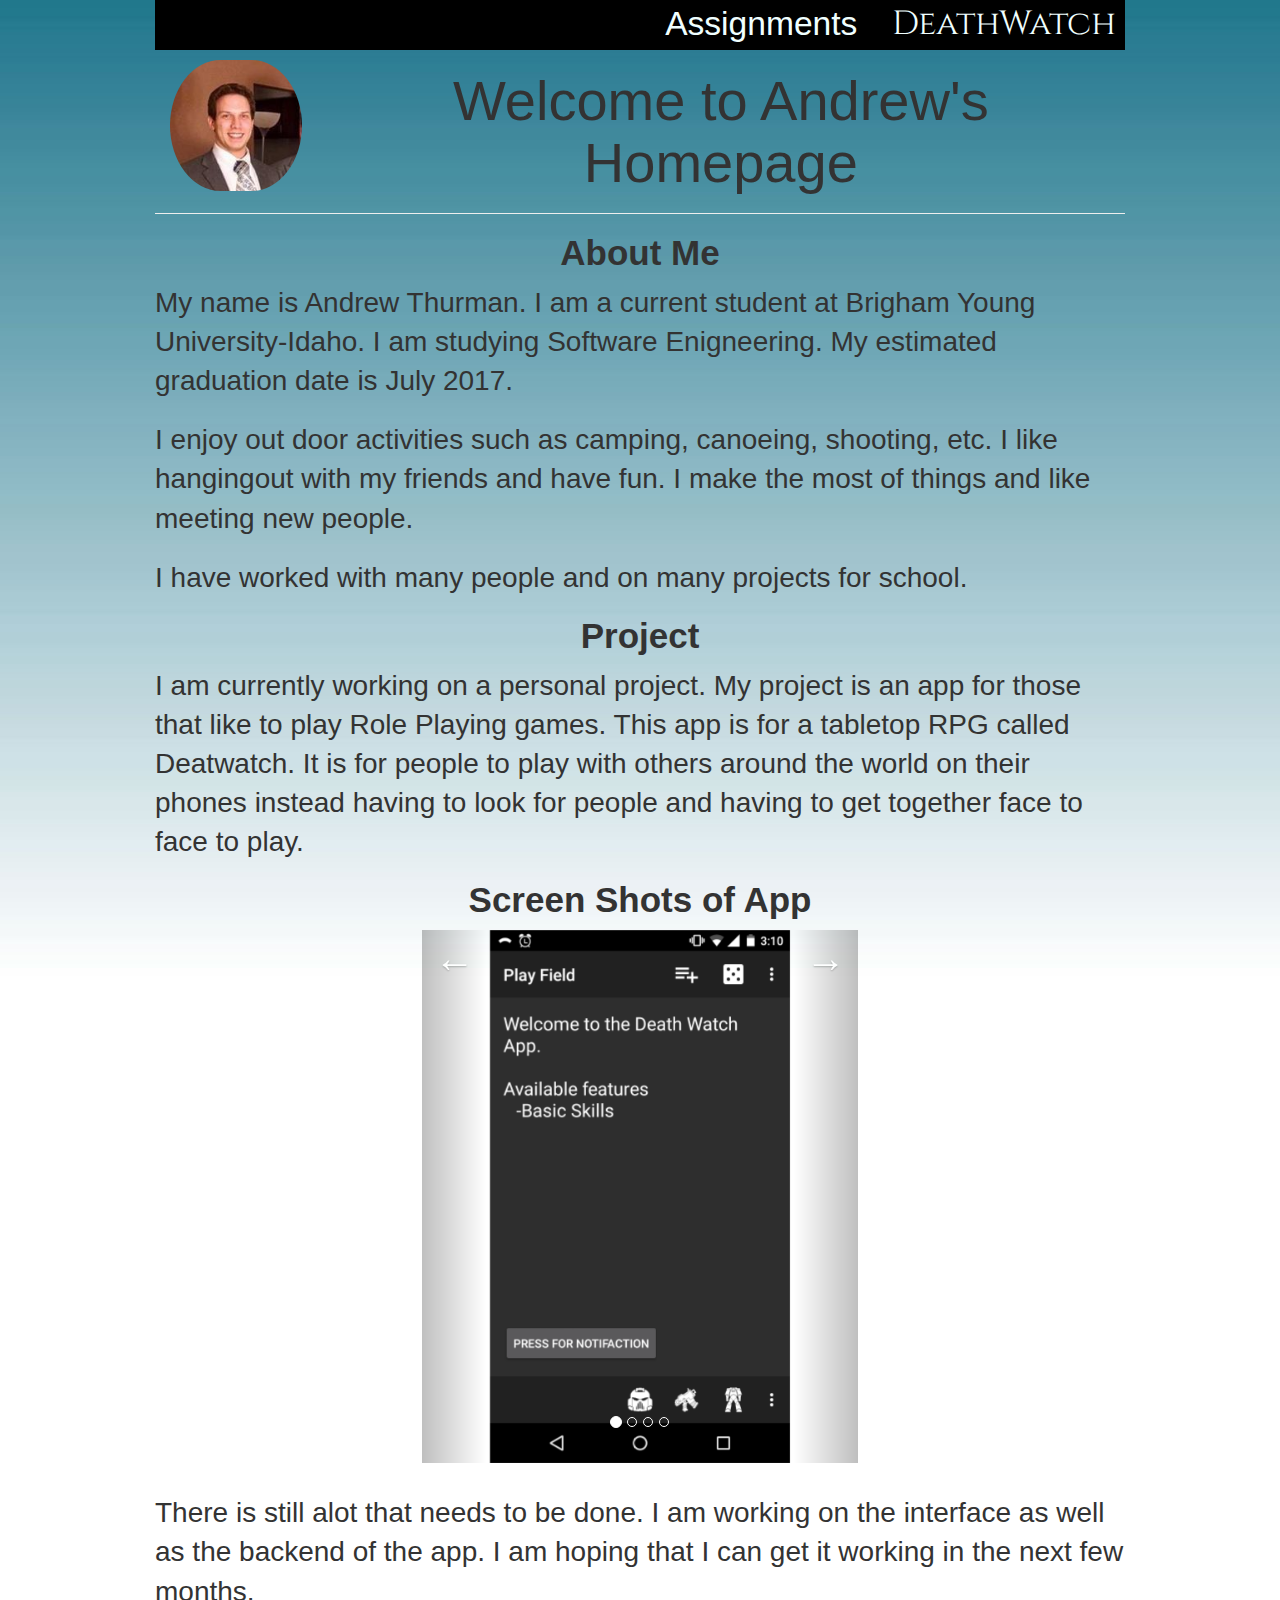
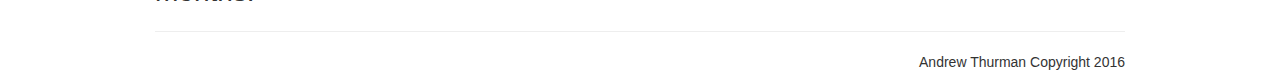
<file: index.html>
<!DOCTYPE html>
<html>
    <head>
        <title>Home Page</title>
        <link rel="stylesheet" type="text/css" href="/css/bootstrap.min.css">
        <link rel="stylesheet" type="text/css" href="/css/style.css">
        <link href='https://fonts.googleapis.com/css?family=Cinzel' rel='stylesheet' type='text/css'>
        <script src="https://ajax.googleapis.com/ajax/libs/jquery/1.12.2/jquery.min.js"></script>
        <script src="/js/bootstrap.min.js"></script>
    </head>
    
    <body>
        <header>
            <div id="topBar">
                <a class="lead" href="assignments/index.html">Assignments</a>
                <a id="sL" href="deathwatch/index.html">DeathWatch</a>
            </div>
            <img class="col-md-2" id="me" src="/images/me.jpg">
            <h1>Welcome to Andrew's Homepage</h1>
            <hr>
        </header>
        
        <main>
            <div id="Content">
                <h2>About Me</h2>
                <p class="lead">My name is Andrew Thurman. I am a current student at Brigham Young University-Idaho.
                    I am studying Software Enigneering. My estimated graduation date is July 2017.
                </p>
                     
                <p class="lead">I enjoy out door activities such as camping, canoeing, shooting, etc.
                    I like hangingout with my friends and have fun. I make the most of things and like
                    meeting new people.
                </p>
                
                <p class="lead">
                   I have worked with many people and on many projects for school. 
                </p>
                
                <h2>Project</h2>
                
                <p class="lead">
                    I am currently working on a personal project. My project is an app for those that like to play Role Playing games.
                    This app is for a tabletop RPG called Deatwatch. 
                    It is for people to play with others around the world on their phones instead having to look
                    for people and having to get together face to face to play. 
                </p>
                
                <h2>Screen Shots of App</h2>
                <div id="myCarousel" class="carousel slide" data-ride="carousel">
                <!-- Indicators -->
                    <ol class="carousel-indicators">
                      <li data-target="#myCarousel" data-slide-to="0" class="active"></li>
                      <li data-target="#myCarousel" data-slide-to="1"></li>
                      <li data-target="#myCarousel" data-slide-to="2"></li>
                      <li data-target="#myCarousel" data-slide-to="3"></li>
                    </ol>

                    <!-- Wrapper for slides -->
                    <div class="carousel-inner" role="listbox">
                      <div class="item active">
                        <img src="/images/mainscreen.png" alt="mainscreen">
                      </div>

                      <div class="item">
                        <img src="/images/stats.png" alt="Stats">
                      </div>

                      <div class="item">
                        <img src="images/login.png" alt="login" >
                      </div>

                      <div class="item">
                        <img src="images/register.png" alt="register">
                      </div>
                    </div>

                    <!-- Left and right controls -->
                    <a class="left carousel-control" href="#myCarousel" role="button" data-slide="prev">
                      <span class="arrow">&#8592</span>
                      
                    </a>
                    <a class="right carousel-control" href="#myCarousel" role="button" data-slide="next">
                        <span class="arrow">&#8594</span>                 
                    </a>
                </div>

                <p class="lead">
                    There is still alot that needs to be done. I am working on the interface as well
                    as the backend of the app. I am hoping that I can get it working in the next few months.
                    
                </p>
                
                 
            
            </div>
        </main>
        
        <footer>
            <hr>
            <div id="footerContent">
                Andrew Thurman Copyright 2016
            </div>
    </footer>
    </body>
</html>
</file>
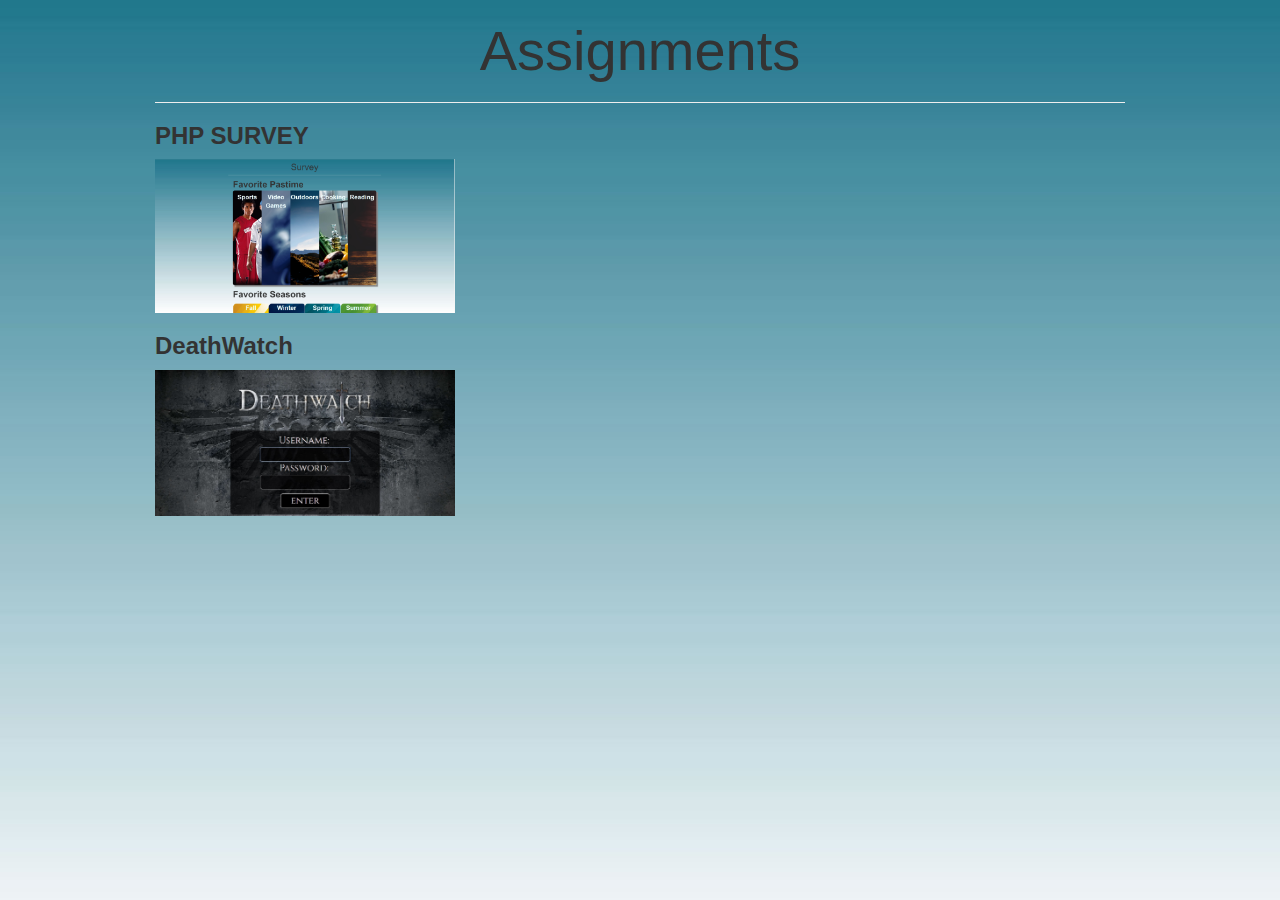
<file: assignments/index.html>
<!DOCTYPE html>
<html>
    <head>
        <title>Assignments</title>
        <link rel="stylesheet" type="text/css" href="/css/bootstrap.min.css">
        <link rel="stylesheet" type="text/css" href="/css/assignstyle.css">
        <link rel="stylesheet" type="text/css" href="/css/style.css">
        <script src="https://ajax.googleapis.com/ajax/libs/jquery/1.12.2/jquery.min.js"></script>
        <script src="/js/bootstrap.min.js"></script>
    </head>
    
    <body>
        <header>

            <h1>Assignments</h1>
            <hr>
            
        </header>
        
        <main>
        
            <div id="mainContent">
                <div>
                    <h3>PHP SURVEY</h3>
                    <a href="/phpsurvey"><img src="/images/phpsurvey.png"></a>
                </div>
                
                <div>
                    <h3>DeathWatch</h3>
                    <a href="/deathwatch"><img src="/images/miniDW.jpg"></a>
                </div>
            </div>
            
        </main>
            
        <footer>

        </footer>
    </body>
</html>
</file>
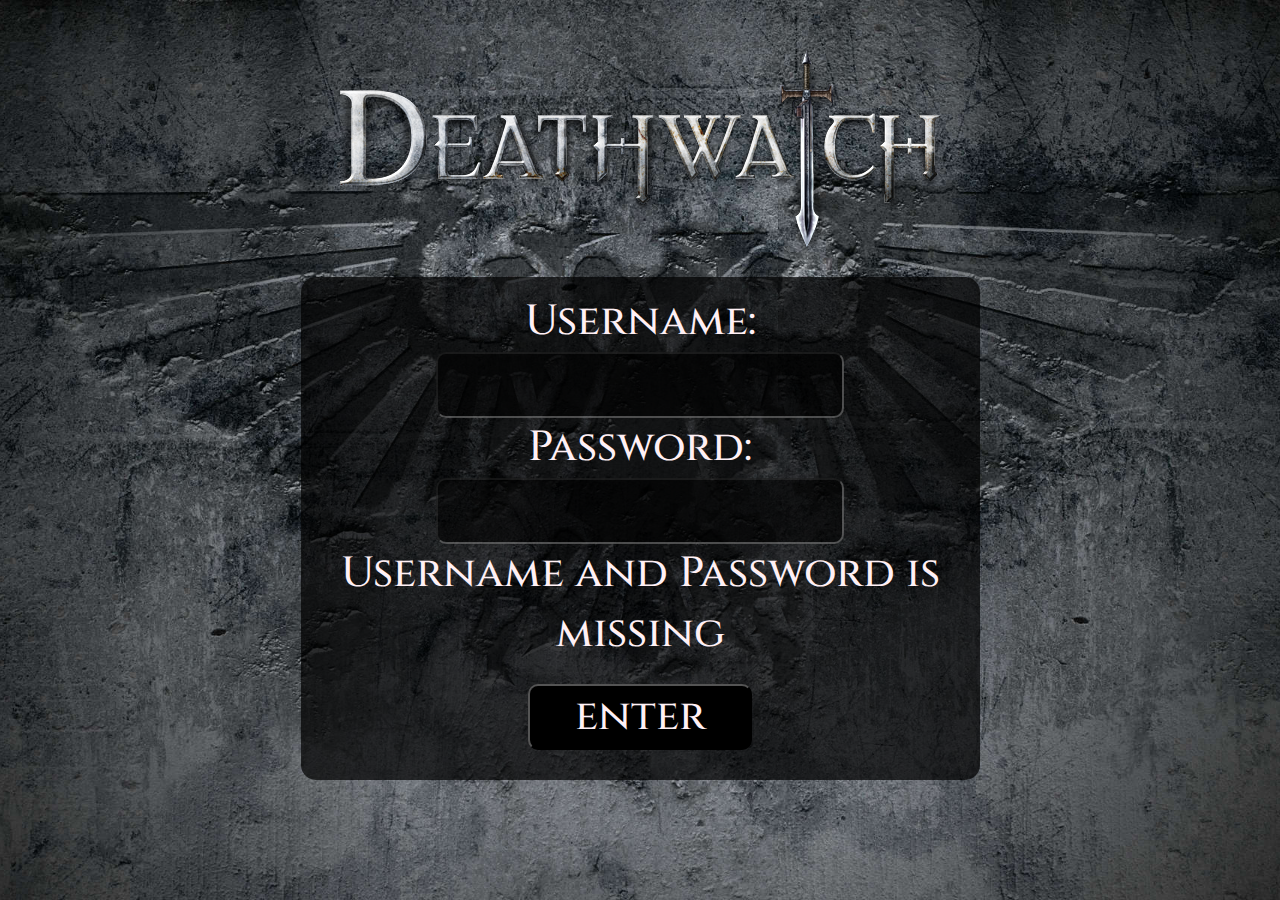
<file: deathwatch/index.html>
<!DOCTYPE html>
<html>
    <head>
        <title>Login</title>
        <link rel="stylesheet" type="text/css" href="/css/bootstrap.min.css">
        <link rel="stylesheet" type="text/css" href="/css/dwLoginstyle.css">
        <link href='https://fonts.googleapis.com/css?family=Cinzel' rel='stylesheet' type='text/css'>
        <script src="https://ajax.googleapis.com/ajax/libs/jquery/1.12.2/jquery.min.js"></script>
        <script src="/js/bootstrap.min.js"></script>
        <script src="/js/dwLogin.js"></script>
    </head>

<body onload="setup()" id="body">
    <div id="content">
        <header>
            <img src="/images/deathwatch-logo.png">
        </header>

        <main>
            <form id="dwform" action="dwLogin.php" method="post">

                <div>
                    Username: <br>
                    <input id="uN" type="text" name="username">
                </div>

                <div>
                    Password: <br>

                    <input id="ps" type="password" name="pass">
                </div>
                <div>
                    <span id="warn">Username and Password is missing</span>
                </div>
            </form>
            <button onclick="submitForm()">enter</button>
        </main>

        <footer>
        </footer>
    </div>
</body>
</html>
</file>
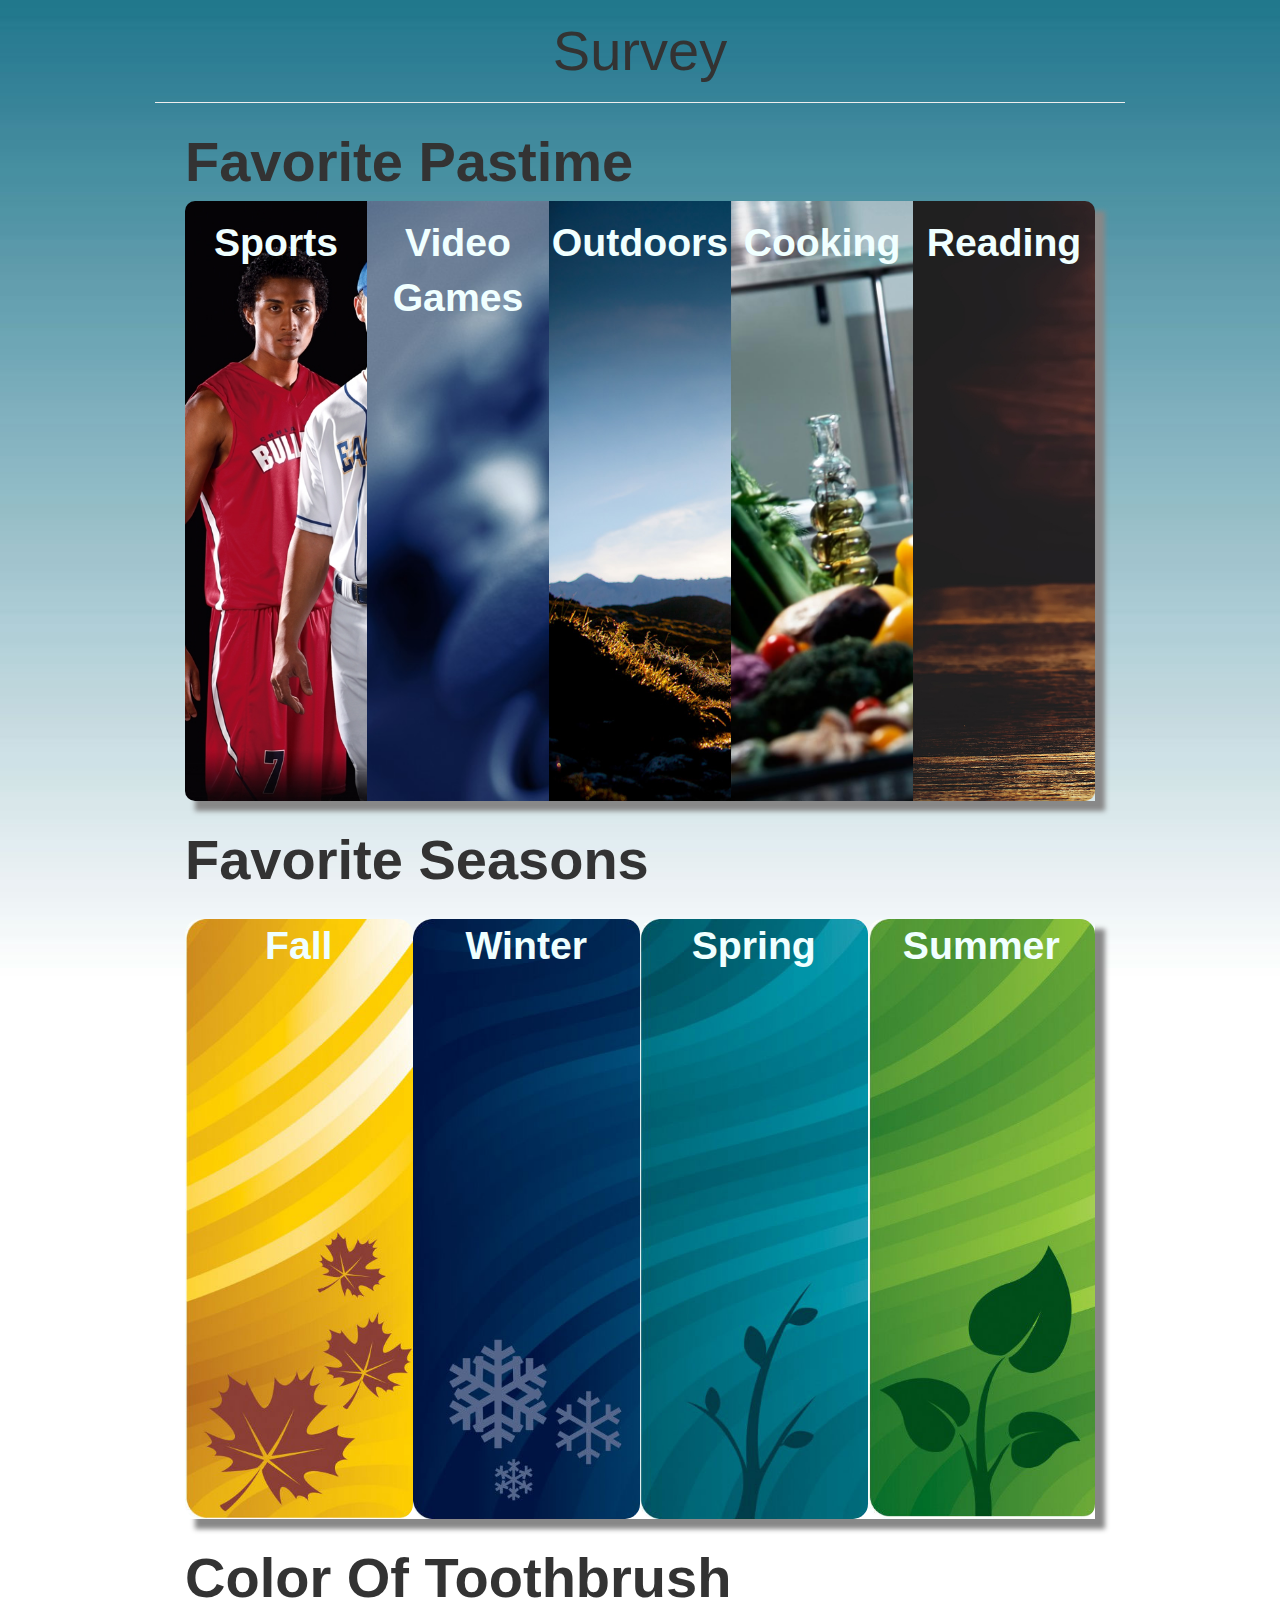
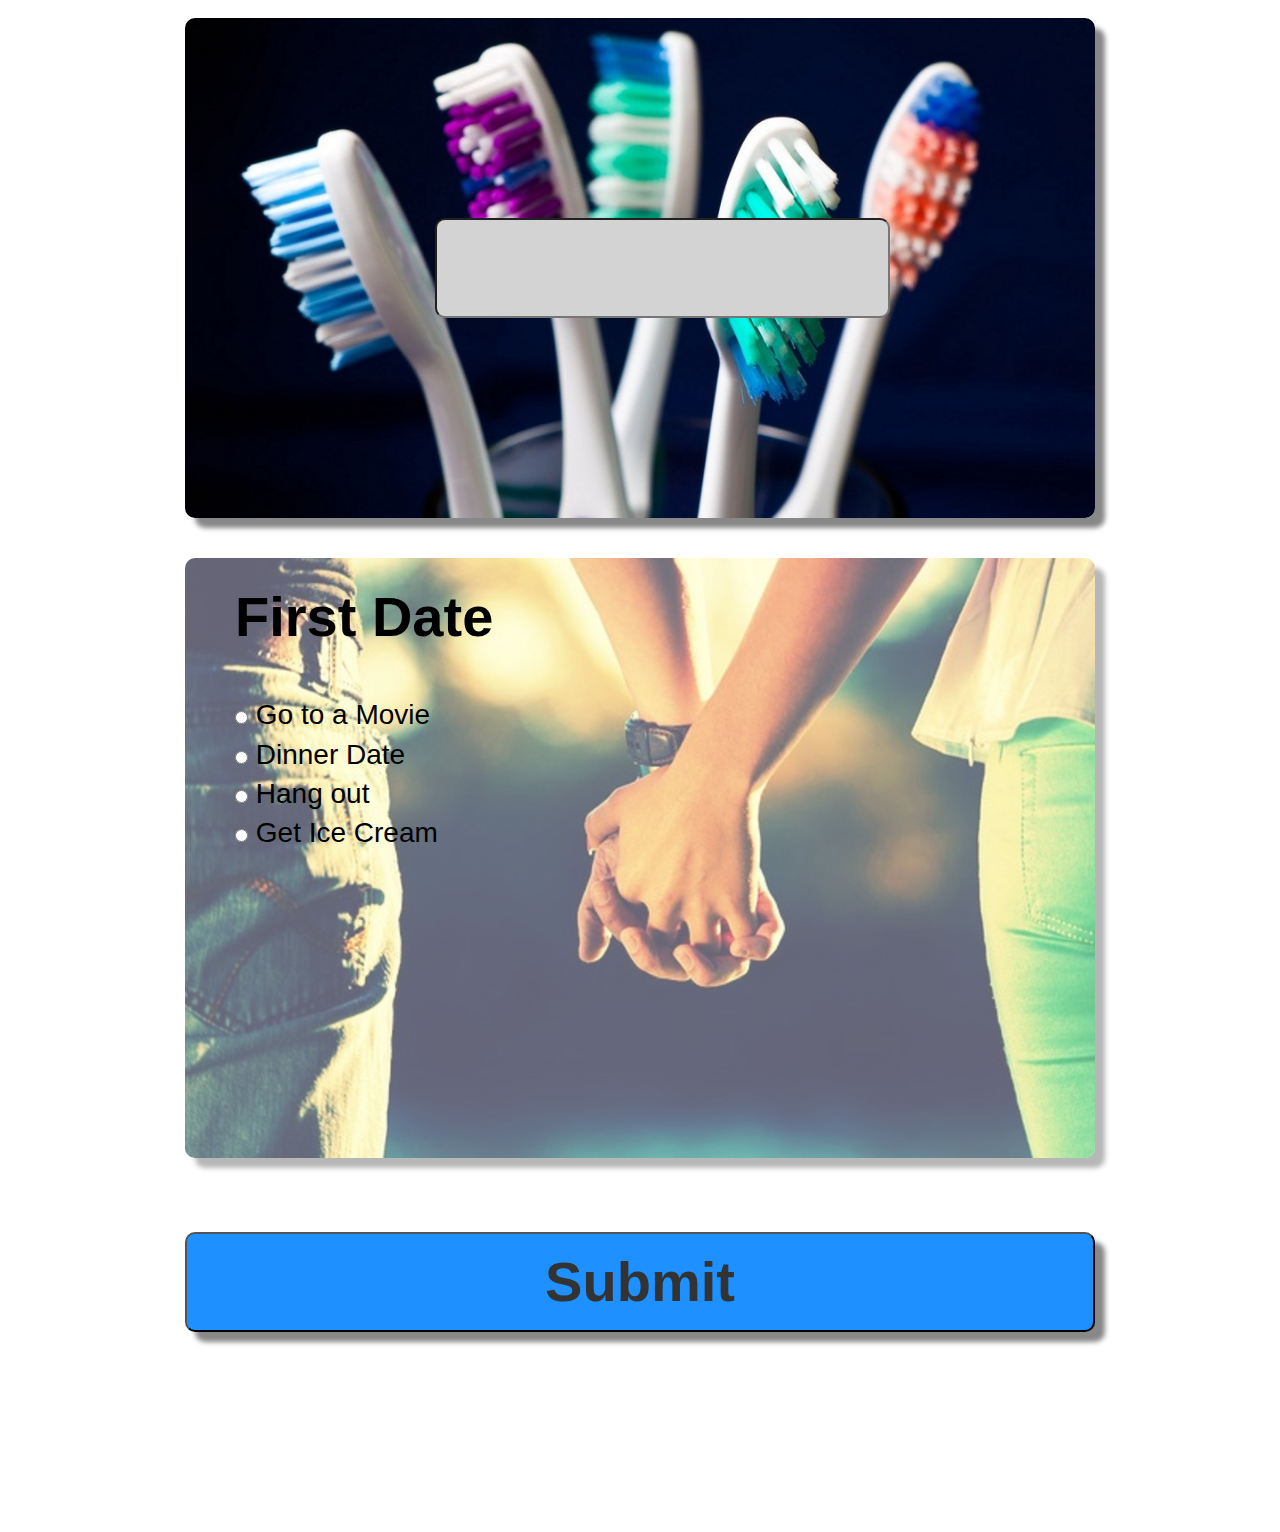
<file: phpsurvey/index.html>
<?php
    session_start()
    // if is set session visted

    // set session
    //else go to results
?>

<!DOCTYPE html>
<html>
    <head>
        <title>Survey</title>
        <link rel="stylesheet" type="text/css" href="/css/bootstrap.min.css">
        <link rel="stylesheet" type="text/css" href="/css/style.css">
        <link rel="stylesheet" type="text/css" href="style.css">
        <script src="https://ajax.googleapis.com/ajax/libs/jquery/1.12.2/jquery.min.js"></script>
        <script src="/js/bootstrap.min.js"></script>
        <script src="/js/phpsurvey.js"></script>
    </head>
    
    <body onload="survey()">
        <header>
            <h1>Survey</h1>
            <hr>
            
        </header>
        
        <main>
            <form action="phpsubmit.php" method="post">
            <div id="mainContent" class="lead">
                        
                <div id="q1">
                    <div class="question">Favorite Pastime</div>
                    <div id="q1Radio">
                        <input id="p1" type="radio" name="pasTime" value="sports">
                        <input id="p2" type="radio" name="pasTime" value="video games">
                        <input id="p3" type="radio" name="pasTime" value="outdoors">
                        <input id="p4" type="radio" name="pasTime" value="cooking">
                        <input id="p5" type="radio" name="pasTime" value="reading">
                    </div>
                    <div id="imgBox">
                        <div id="img1" class="imgs">
                            <div class="imgTitle">Sports</div>
                        </div>
                        <div id="img2" class="imgs">
                            <div class="imgTitle">Video Games</div>
                        </div>
                        <div id="img3" class="imgs">
                            <div class="imgTitle">Outdoors</div>
                        </div>
                        <div id="img4" class="imgs">
                            <div class="imgTitle">Cooking</div>
                        </div>
                        <div id="img5" class="imgs">
                            <div class="imgTitle">Reading</div>
                        </div>
                    </div>
                </div>
                
                <div id="q2">
                    <div class="question">Favorite Seasons</div>
                    <div id="q2Checks">
                        <input id="check1" type="checkbox" name="season[]" value="fall">
                        <input id="check2" type="checkbox" name="season[]" value="winter">
                        <input id="check3" type="checkbox" name="season[]" value="spring">
                        <input id="check4" type="checkbox" name="season[]" value="summer">
                    </div>
                    
                    <div id="seasons">
                        <div id="sFal1" class="seasonSel">Fall</div>
                        <div id="sWin2" class="seasonSel">Winter</div>
                        <div id="sSpr3" class="seasonSel">Spring</div>
                        <div id="sSum4" class="seasonSel">Summer</div>
                    </div>
                </div>
                
                <div id="q3">
                    <div class="question">Color Of Toothbrush</div>
                    <div id="q3cont">
                        <input text="text" name="tbColor">
                    </div>
                </div>
                
                <div id="q4Pic"></div>
                <div id="q4">
                    <div class="question">First Date</div>
                    <br>
                    <input type="radio" name="date" value="movie"> Go to a Movie
                    <br>
                    <input type="radio" name="date" value="dinner"> Dinner Date
                    <br>
                    <input type="radio" name="date" value="hang"> Hang out
                    <br>
                    <input type="radio" name="date" value="icecream"> Get Ice Cream
                    <br>
                </div>
                
                <div>
                    <button type="submit" value="submit">Submit</button>
                </div>
                
            </div>
                
            </form>
        </main>
            
        <footer>
        
        </footer>
    </body>
</html>
</file>
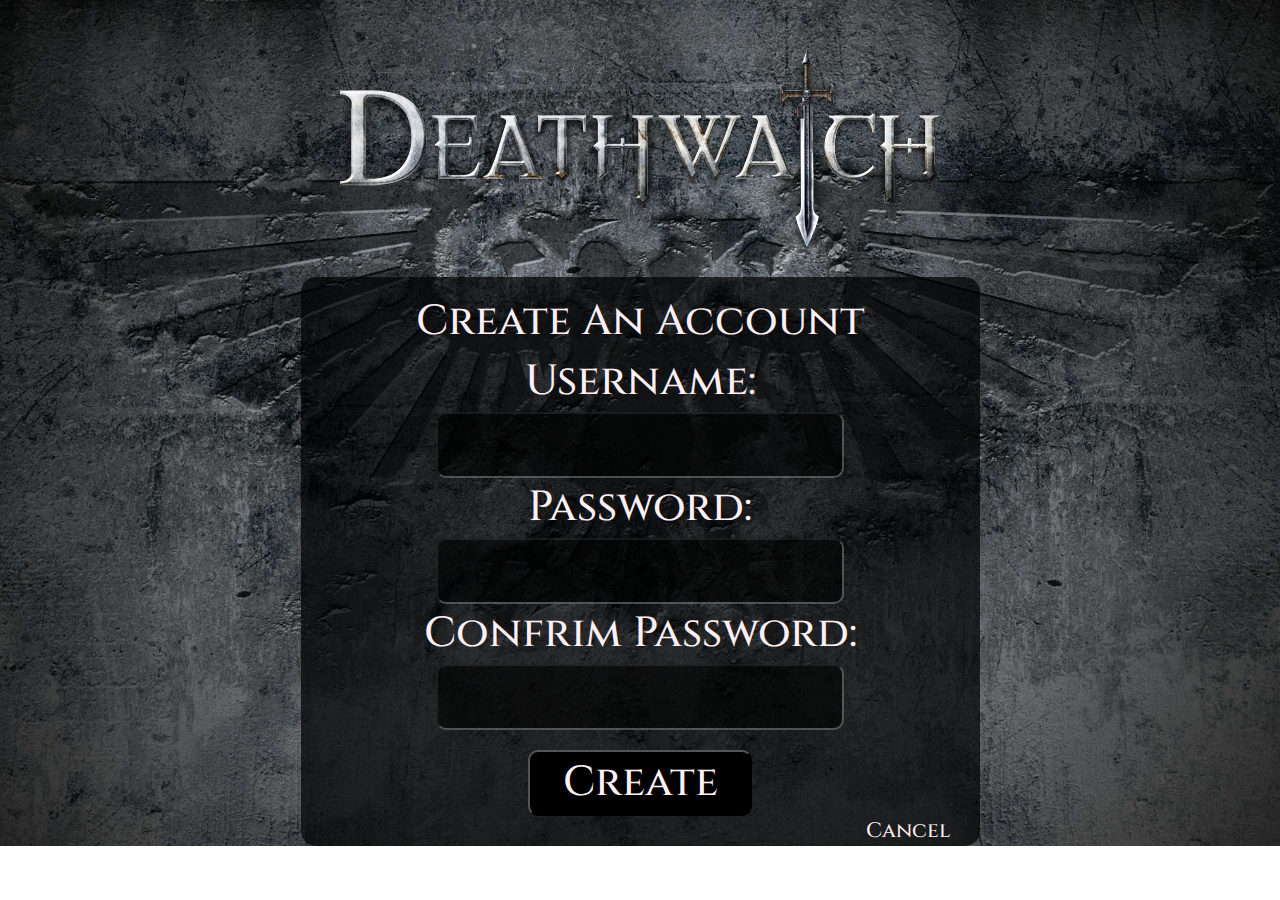
<file: deathwatch/register/index.html>
<!DOCTYPE html>
<html>
    <head>
        <title>Register</title>
        <link rel="stylesheet" type="text/css" href="/css/bootstrap.min.css">
        <link rel="stylesheet" type="text/css" href="/css/dwLoginstyle.css">
        <link href='https://fonts.googleapis.com/css?family=Cinzel' rel='stylesheet' type='text/css'>
        <script src="https://ajax.googleapis.com/ajax/libs/jquery/1.12.2/jquery.min.js"></script>
        <script src="/js/register.js"></script>
    </head>

<body>
    <div id="content">
        <header>
            <img src="/images/deathwatch-logo.png">
        </header>

        <main>
            <form id="registerForm" action="register.php" method="post">
                Create An Account
                <br>
                <div>
                    Username: <br>
                    <input id="uN" type="text" onchange="checkUserName(this.value)" name="username">
                </div>
                
                <div>
                    <span class="warn" id="warn3">Username Already In Use</span>
                    <span class="warn" id="warn4">Username Is Available</span>
                </div>
                
                <div>
                    Password: <br>

                    <input id="ps" type="password" name="pass">
                </div>
                <div>
                    Confrim Password: <br>

                    <input id="cps" type="password">
                </div>
                <div>
                    <span class="warn" id="warn1">Missing information</span>
                    <span class="warn" id="warn2">Passwords Do Not Match</span>
                </div>
            </form>
            <button onclick="submitRegForm()">Create</button>
            <br>
                    <a href="/deathwatch/">Cancel</a>
        </main>

        <footer>
        </footer>
    </div>
</body>
</html>
</file>
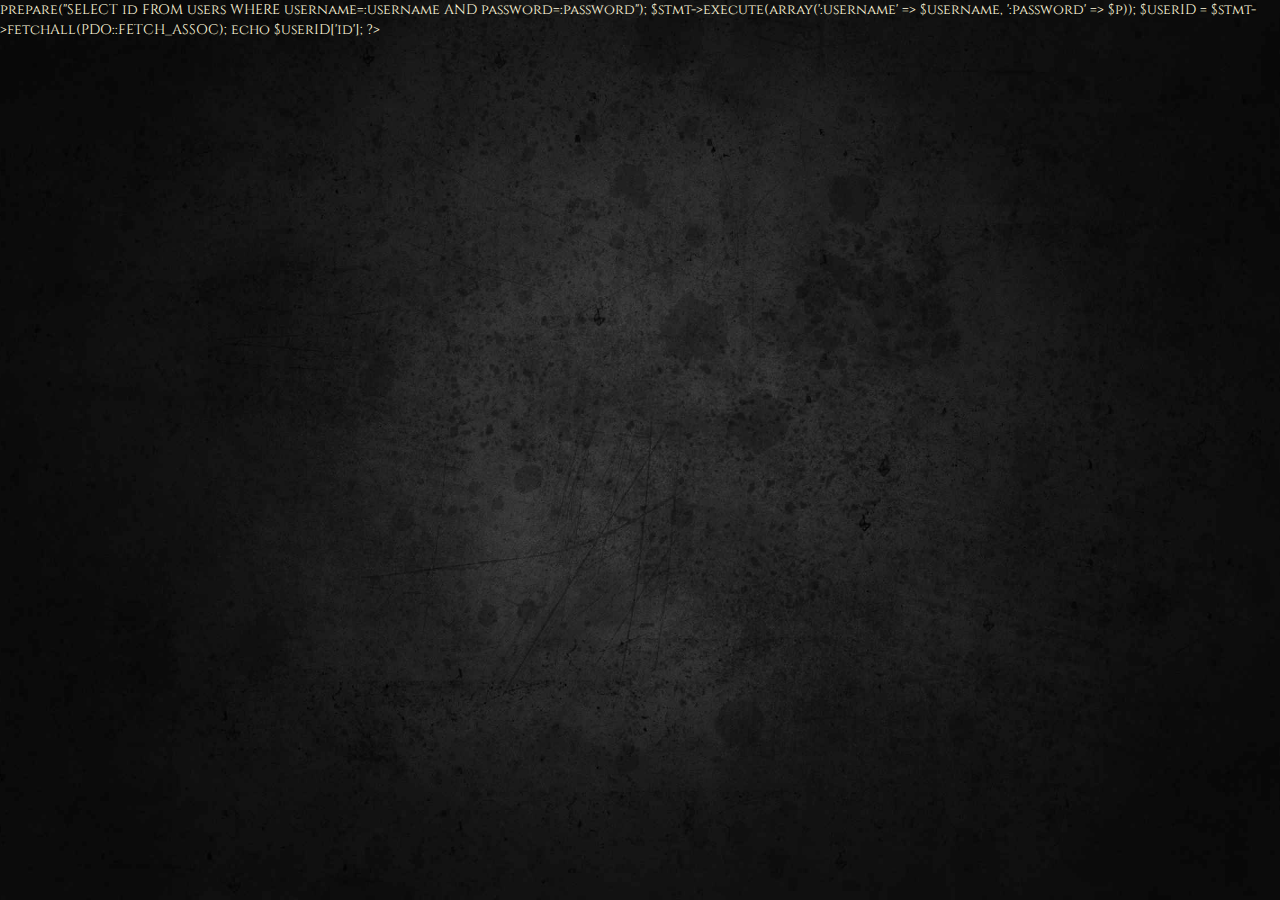
<file: phpdb/dashboard/index.html>
<?php

    $dbHost = getenv('OPENSHIFT_MYSQL_DB_HOST');
    $dbPort = getenv('OPENSHIFT_MYSQL_DB_PORT');
    $dbUser = getenv('OPENSHIFT_MYSQL_DB_USERNAME');
    $dbPassword = getenv('OPENSHIFT_MYSQL_DB_PASSWORD');
    $dbName = 'death_watch';

    $db = new PDO("mysql:host=$dbHost:$dbPort;dbname=$dbName", $dbUser, $dbPassword);

    $stmt = $db->prepare("SELECT id FROM users WHERE username=:username AND password=:password");
    $stmt->execute(array(':username' => $username, ':password' => $p));
    $userID = $stmt->fetchAll(PDO::FETCH_ASSOC);

    echo $userID['id'];
?>


<!DOCTYPE html>
<html>
    <head>
        <title>Home Page</title>
        <link rel="stylesheet" type="text/css" href="/css/bootstrap.min.css">
        <link rel="stylesheet" type="text/css" href="/css/dashboardstyle.css">
        <link href='https://fonts.googleapis.com/css?family=Cinzel' rel='stylesheet' type='text/css'>
        <script src="https://ajax.googleapis.com/ajax/libs/jquery/1.12.2/jquery.min.js"></script>
        <script src="/js/bootstrap.min.js"></script>
    </head>

<body>

    <header>
    </header>

    <main>
    </main>

    <footer>
    </footer>

</body>

</html>
</file>
<file: css/assignstyle.css>
h3
{
    font-weight: bold;
}
</file>
<file: css/dwLoginstyle.css>
body
{
    background-image: url(/images/warhammerwings.jpg);
    background-repeat: no-repeat;
    background-size: cover;
    background-position: 50% 0;
    font-weight: 500;
    font-family: 'Cinzel', serif;
}

#content
{
    margin: auto;
    max-width: 970px;
}

header
{
    padding-top: 50px;
    text-align: center;
    margin: auto;
    width: 70%;
    margin-bottom: 3%;
}

main
{
    background-color:rgba(0, 0, 0, 0.7);
    padding-top: 15px;
    border-radius: 15px;
    font-size: 300%;
    color: lavenderblush;
    text-align: center;
    margin: auto;
    width: 70%;
    padding-bottom: 30px;
}

input
{
    width: 60%;
    opacity: .6;
    font-family: sans-serif;
    background-color: black;
    text-align: center;
    border-radius: 10px;
    color: white;
}

.warn
{
    padding-top: 10px;
    color: red;
    font-size: 40%;
    display: none;
}

button
{
    margin-top: 20px;
    background-color: black;
    width: 33%;
    border-radius: 10px;
}

button:hover
{
    background-color: #333333;
}

a
{
    color: lavenderblush;
    margin-right: 30px;
    float: right;
    font-size: 50%;
}

a:hover
{
    color: lavenderblush;
}
</file>
<file: phpsurvey/style.css>
body
{
    height: 100vh; 
}

#warn
{
    font-size: 200%;
    font-weight: bold;
    color: red;
}

#mainContent
{
    padding: 0px 30px;
    font-family: sans-serif;
    font-size: 200%;
    display: flex;
    flex-direction: column;
    flex-wrap: wrap;
    justify-content: space-around;
    
}

.question
{
    font-size: 200%;
    font-weight: bold;
}

#q4Pic
{
    background-image: url(/images/date.jpg);
    background-repeat: no-repeat;
    background-size: cover;
    border-radius: 10px;
    opacity: .6;
    height: 600px;
    box-shadow: 10px 10px 5px #888888;
}

#q1Radio
{
    display: none;
}

#q2
{
    padding-top: 20px;
}

#q2Checks
{
    display: none;
}

#seasons
{
    margin-top: 20px;
    display: flex;
    flex-direction: row;
    flex-wrap: wrap;
    justify-content: space-around;
    width: 100%;
    height: 600px;
    box-shadow: 10px 10px 5px #888888;
}

.seasonSel
{
    width: 25%; 
    color: azure;
    font-size: 140%;
    font-weight: bold;
    text-align: center;
    background-repeat: no-repeat;
    background-size: cover;
    border-radius: 15px;
    transition: bottom .5s ease;
}

.seasonSel:hover
{
    position: relative;
    bottom: 20px;
    cursor: pointer;
}

#sFal1
{
    background-image: url(/images/seasons_fall.jpg);
}

#sWin2
{
    background-image: url(/images/seasons_winter.jpg);
}

#sSpr3
{
    background-image: url(/images/seasons_spring.jpg);
}

#sSum4
{
    background-image: url(/images/seasons_summer.jpg);
}

#imgBox
{
    height: 600px;
    display: flex;
    flex-direction: row;
    flex-wrap: nowrap;
    box-shadow: 10px 10px 5px #888888;
}

.imgTitle
{
    padding-top: 15px;
}

.imgs
{
    color: azure;
    font-size: 140%;
    font-weight: bold;
    text-align: center;
    background-repeat: no-repeat;
    background-size: cover;
    width: 33%;
    transition: width 1s ease;
}

.imgs:hover
{
    opacity: .8;
    cursor: pointer;
}

#img1
{
    border-top-left-radius: 10px;
    border-bottom-left-radius: 10px;
    background-image: url(/images/sports.jpg);  
}

#img2
{
    background-image: url(/images/videogames.jpg);
}

#img3
{
    background-image: url(/images/outdoors.jpg);
}

#img4
{
    background-image: url(/images/cooking.jpg);
}

#img5
{
    border-top-right-radius: 10px;
    border-bottom-right-radius: 10px;
    background-image: url(/images/reading.jpg);
    background-color: #888888;
}

#q3
{
    padding-top: 20px;
    margin-bottom: 40px;
}

#q3cont
{
    height: 500px;
    background-image: url(/images/toothbrush.jpg);
    background-repeat: no-repeat;
    background-size: cover;
    border-radius: 10px;
    box-shadow: 10px 10px 5px #888888;
}

#q3cont input
{
    border-radius: 10px;
    background-color: lightgray;
    font-size: 250%;
    width: 50%;
    height: 20%;
    position: relative;
    left: 250px;
    top: 200px;
}

#q4
{
    color: black;
    padding-left: 50px;
    position: relative;
    bottom: 580px;
}


button
{
    width: 100%;
    height: 100px;
    position: relative;
    bottom: 200px;
    border-radius: 10px;
    background-color: dodgerblue;
    font-size: 200%;
    font-weight: bold;
    box-shadow: 10px 10px 5px #888888;
}

.list
{
    margin-right: 5px;
    padding: 20px;
    margin-bottom: 15px;
    background-color: deepskyblue;
    border-radius: 10px;
    display: flex;
    flex-direction: row;
    flex-wrap: nowrap;
    justify-content: space-between;
    
}

#listOitems
{
    overflow: scroll;
    height: 650px;
}

.item
{
    width: 25%;
}

#lTitle
{
    padding: 20px;
    display: flex;
    flex-direction: row;
    flex-wrap: nowrap;
    justify-content: space-between;
}

.title
{
    font-weight: bold;
    text-align: left;
    font-size: 250%;
    width: 25%;
}

#retry
{
    color: aliceblue;
    font-size: 50%;
    width: 20px;
}
</file>
<file: css/dashboardstyle.css>
body
{
    background-image: url(/images/blackBackground.jpg);
    background-repeat: no-repeat;
    background-size: cover;
    background-position: 50% 0;
    font-family: 'Cinzel', serif; 
    max-width: 100%;
    color: cornsilk;
    background-color: black;
}

#dashboard
{
    width: 100%;
    height: 100%;
    display: flex;
    flex-direction: row;
    flex-wrap: nowrap;
    align-content: stretch;
}

#sideBar
{
    padding-left: 5px;
    padding-right: 5px;
    font-size: 2.7vw;
    background-color: #151414;
    width: 15%;
    display: flex;
    flex-direction: column;
}

.sideTitle
{
    font-size: 1.5vw;
}

.sideBut:hover
{
    cursor: pointer;
    background-color: black;
}

#main
{
/*    height: 500px;*/
/*    overflow: hidden;*/
    width: 85%;
    display: flex;
    flex-direction: row;
    flex-wrap: nowrap;
    justify-content: space-between;
}

.divider
{
    margin: 25px 0px;
    width: .3%;
    background-color: grey;
    border-radius: 5px;
}

.title
{
    margin: auto;
    text-align: center;
/*    font-size: 300%;*/
    font-size: 4vw;
}

#skills
{ 
/*    max-height: 100%;*/
    width: 32%;
}

#skillList
{
    display: flex;
    flex-direction: row;
    flex-wrap: wrap;
}

.skillBlock
{
    font-size: 1.7vw;
    text-align: center;
    width: 50%;
}

.num
{
    font-size: 3.7vw;
    width: 70%
}

#armour
{
    width: 32%; 
/*    height: 100%;*/
}

#armourViewTitle
{
    margin: 0;
    text-align: center;
    font-size: 2vw;
}

#armourView
{
    display: flex;
    flex-direction: row;
    flex-wrap: nowrap;
    align-items: stretch;
}

#armourList
{
    text-align: center;
/*    font-size: 220%;*/
    width: 45%;
}

.armourBlock
{
    margin-bottom: -15px;
    font-size: 2vw;
}

.arNum
{
    font-size: 3.5vw;
}

img
{
    width: 55%;
    height: 40vw;
}

#weapons
{
    width: 32%;
}

#weaponList
{
    overflow-y: scroll;
    max-height: 100%;
}

#weaponList::-webkit-scrollbar
{
    width: 4px;
}

.weaponBlock
{
    font-size: 1.7vw;
}

.weaponBlock1 
{
    width: 25%;
    font-size: 1.2vw;
    background-color: rgba(80, 80, 80, 0.51);
    border-radius: 15px;
    margin: 0px 10px;
    padding: .5% 1%;
    border-style: hidden;
}

.weaponBlock1:hover
{
    cursor: pointer;
    background-color: rgba(117, 117, 117, 0.509804);
}

#subWeapon
{
    display: none;
    font-size: 1vw;
}

#subWeapon:hover
{
    cursor: pointer;
    background-color: grey;
}

#canWeapon
{
    display: none;
    font-size: 1vw;
}

#canWeapon:hover
{    
    cursor: pointer;
    background-color: grey;  
}

#edAbles
{
    height: 0px;
    overflow-y: hidden;
    padding-left: 30px;
    font-size: 1.7vw;
}

.operator
{
    width: 30%;
    display: flex;
    flex-direction: column;
    flex-wrap: nowrap;
}

.sEB
{
    margin: auto;
    background-color: #151414;
    opacity: .6;  
    width: 100%;
    display: none;
}

.numOpr
{
    margin: auto;
    width: 20%;
    display: flex;
    flex-direction: row;
    flex-wrap: nowrap;
    justify-content: space-between;
}

.sEB:hover
{
    opacity: 1;
    cursor: pointer;
}

#skillButs
{
    width: 33%;
    margin: auto;
    margin-top: 1%;
    display: flex;
    flex-direction: row;
    flex-wrap: nowrap;
}

#skillsForm
{
    display: none;
}

.saveSkills
{
    margin:0px 4px;
    background-color: black;
    opacity: .6;
    width: 50%;
    border-radius: 15px;
    text-align: center;
    font-size: 2.7vw;
    display: none;
}

.saveSkills:hover
{
    cursor: pointer;
    opacity: 1;
}

#cName:hover
{
     cursor: pointer;
}

#canName
{
    display: none;
}

#canName:hover
{
    cursor: pointer;
    background-color: grey;
}

#subName
{
    display: none;
    font-size: 1vw;
}

#subName:hover
{
     cursor: pointer;
    background-color: grey;
}


@media (max-width: 720px)
{
    #main
    {
        /*    height: 500px;*/
        width: 85%;
        display: flex;
        flex-direction: column;
        flex-wrap: nowrap;
    /*    justify-content: space-between;*/
    }

    #skills
    {
        /*    max-height: 100%;*/
        width: 100%;
    }

    #armour
    {
        width: 100%;
    }

    #armourList
    {
        text-align: center;
        /*    font-size: 220%;*/
        width: 45%;
    }

    img
    {
        width: 55%;
        height: 70vw;
    }

    #weapons
    {
        width: 100%;
    }

}
</file>
<file: css/style.css>
/*@import bootstrap.min.css;*/

#topBar
{
    text-align: center;
    font-size: 120%;
    background: black;
    width: 100%;
    height: 50px;
    margin-bottom: 1%;
    display: flex;
    flex-direction: row;
    flex-wrap: nowrap;
    justify-content: flex-end;
}

#topBar a
{
    margin: 0;
    color: azure;
    width: 25%;
    text-decoration: none;
}

#topBar a:hover
{
    background-color: dimgray;
}

#sL
{
    font-family: 'Cinzel', serif;
    margin: 0;
    font-size: 200%;
}

body
{
    max-width: 970px;
    margin-left: auto;
    margin-right: auto;
    background-image: url(/images/background.jpg);
    background-repeat: no-repeat;
}

h1
{
    font-size: 400%;
    text-align: center;
}

h2
{
    font-weight: bold;
    font-size: 250%;
    text-align: center;
}

img
{
    width: 300px;
    margin-left: auto;
    margin-right: auto;
}

#me
{
    border-radius: 250px;
}

.lead
{
    font-size: 200%;
}

#myCarousel
{
    margin-left: auto;
    margin-right: auto;
    margin-bottom: 30px;
    width: 45%;
}

.arrow
{
   font-size: 200%;
}

#footerContent
{
    float: right;
}
</file>
